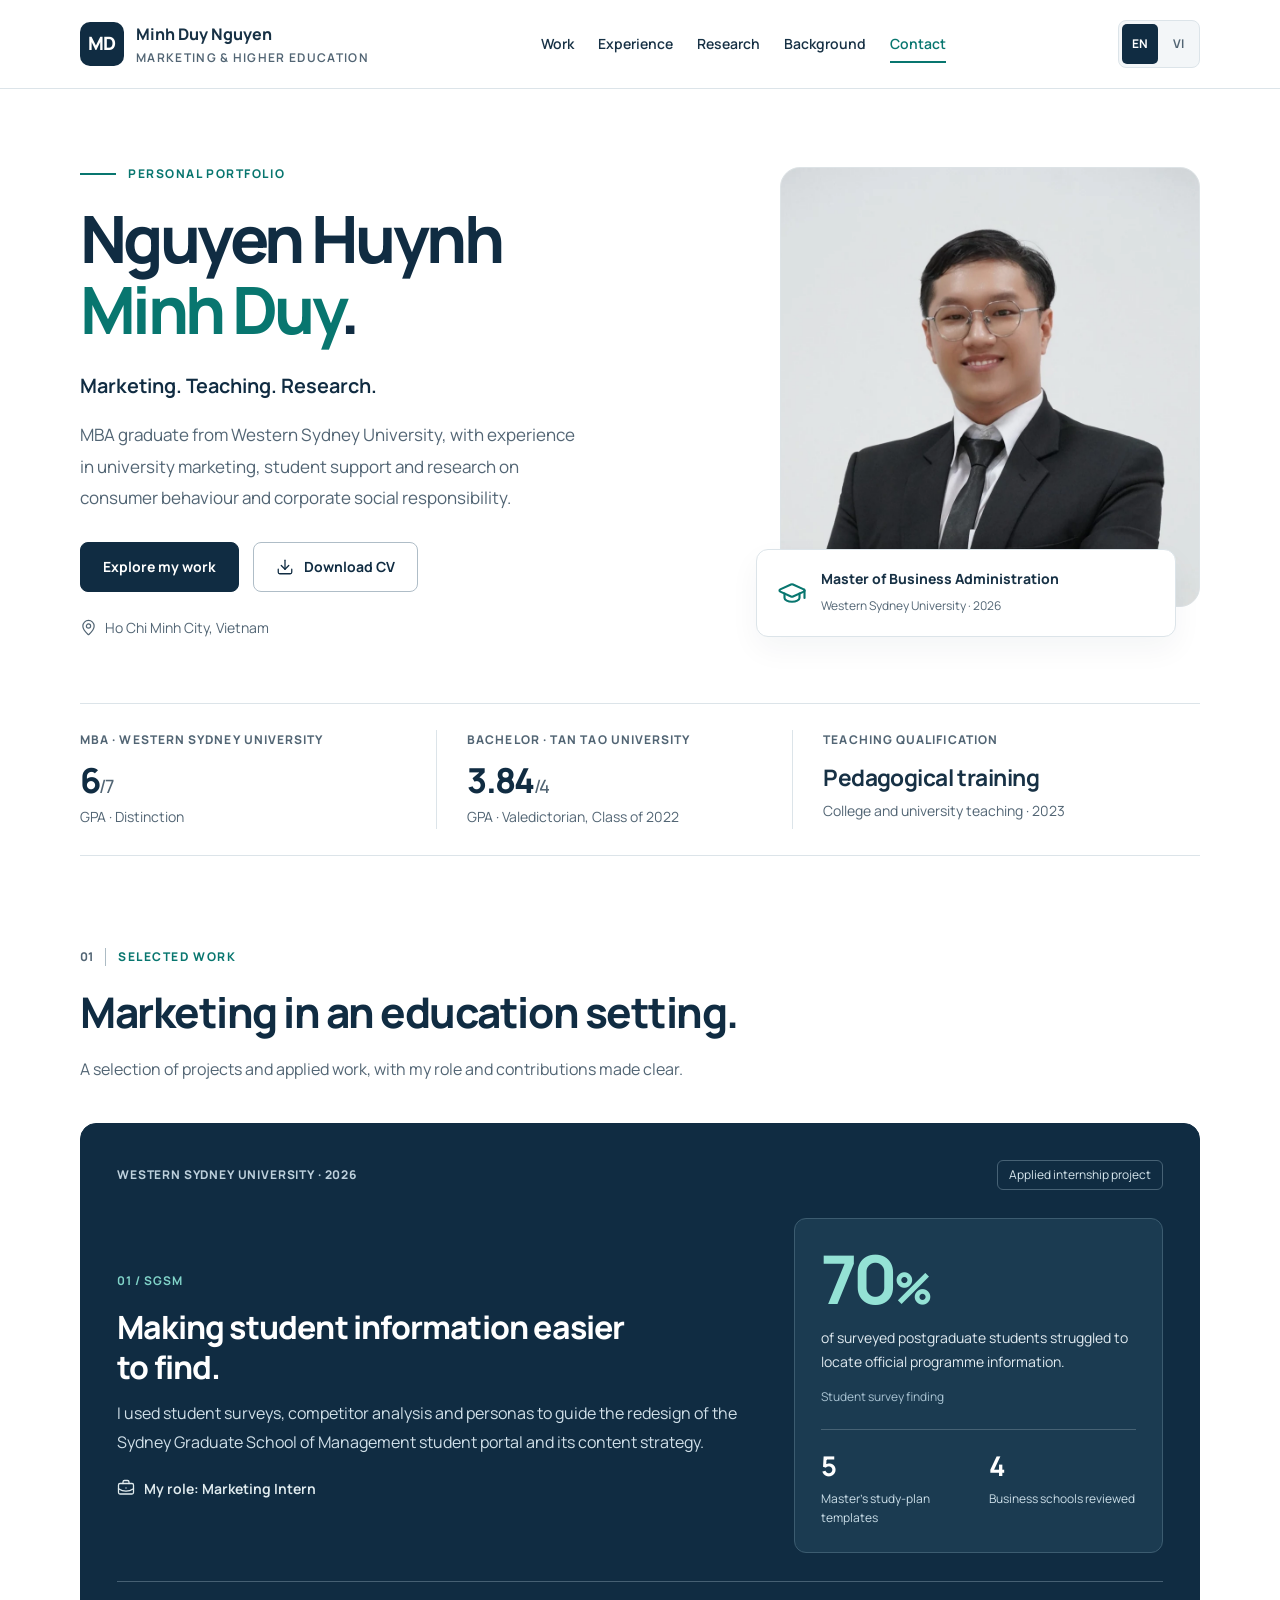
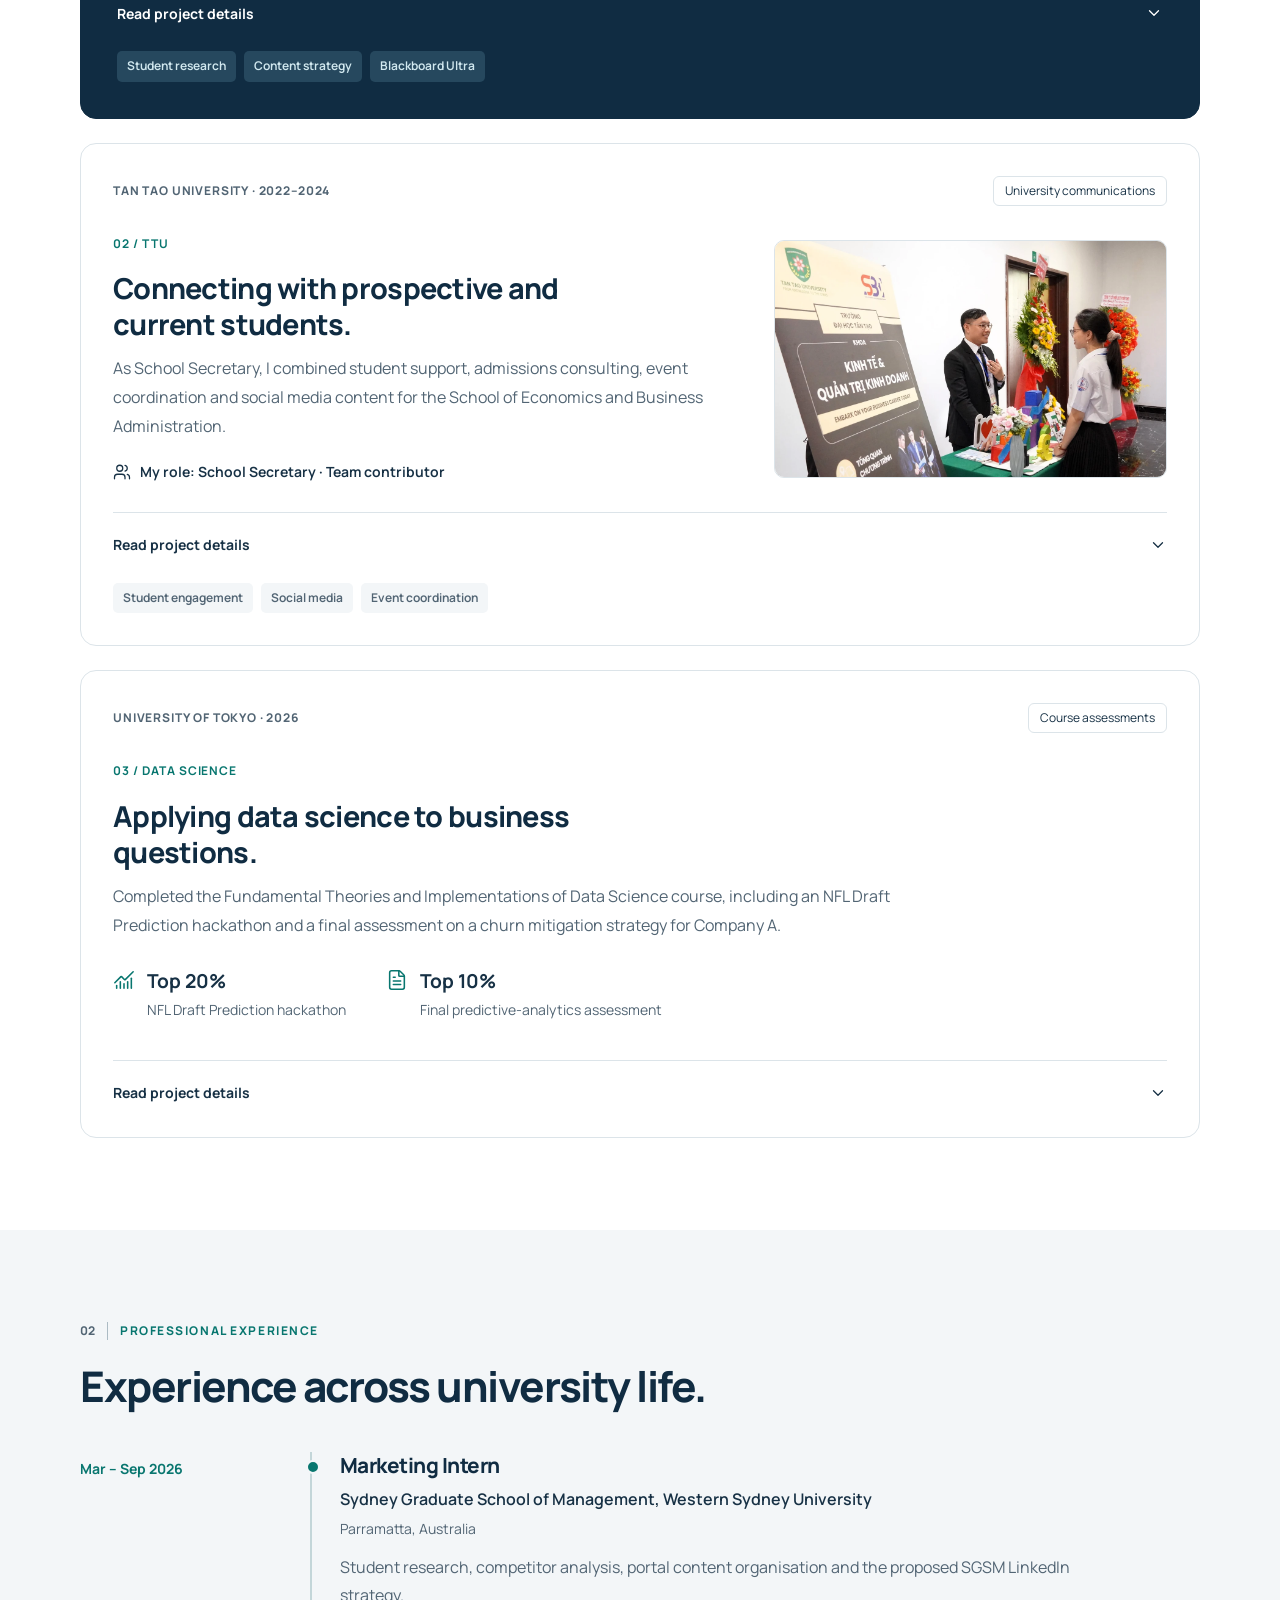
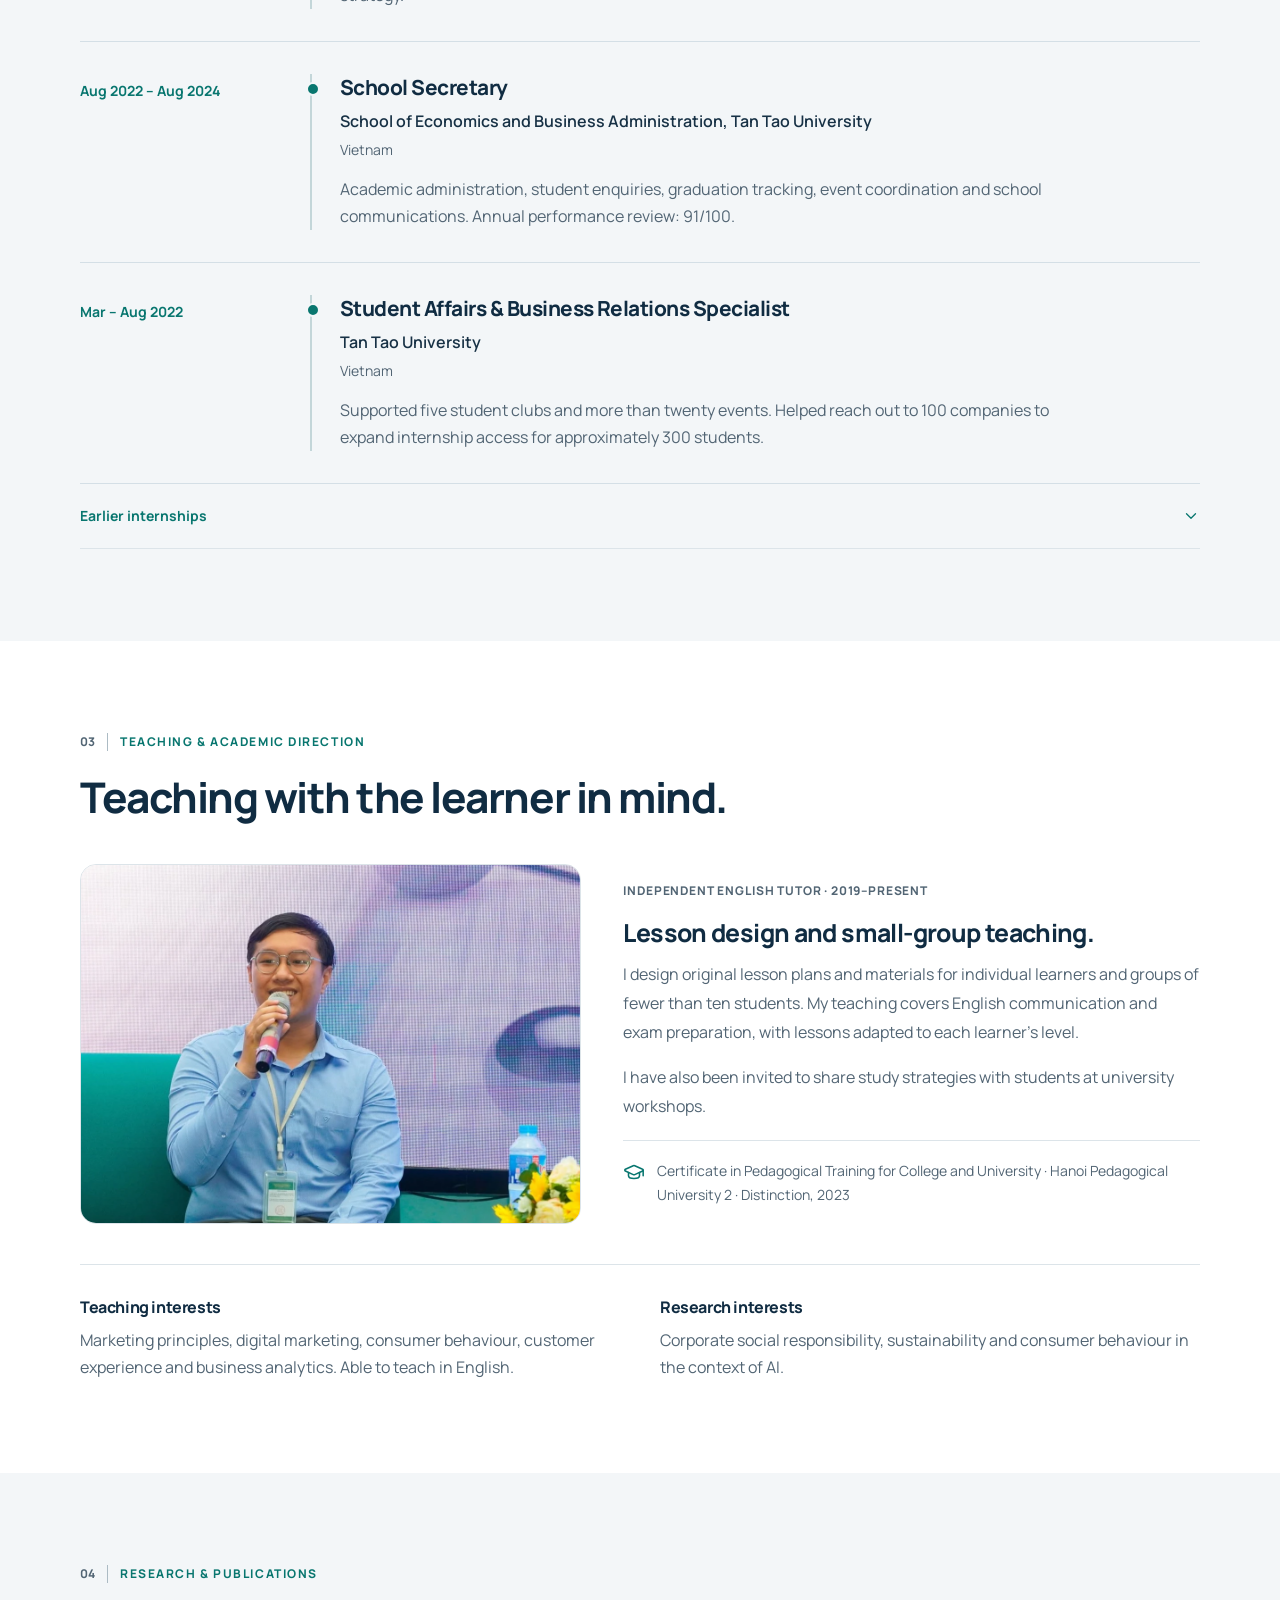
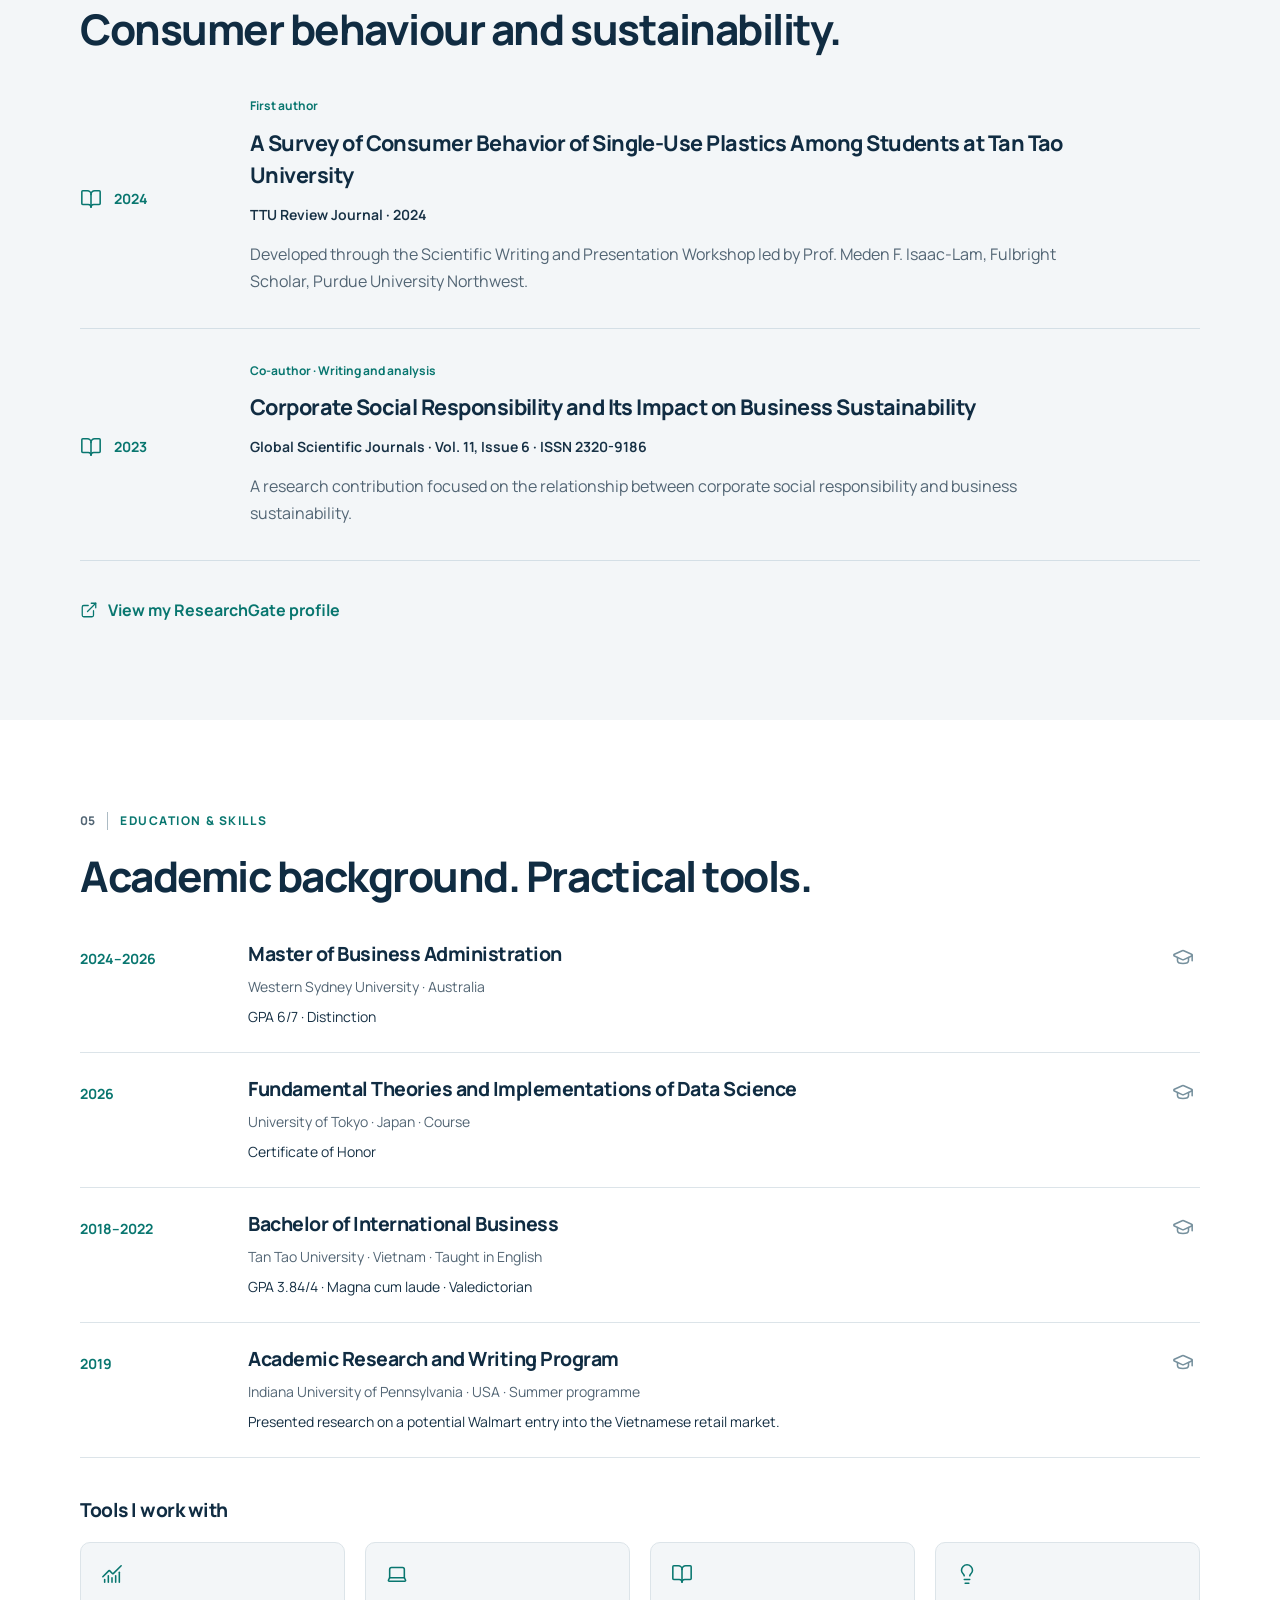
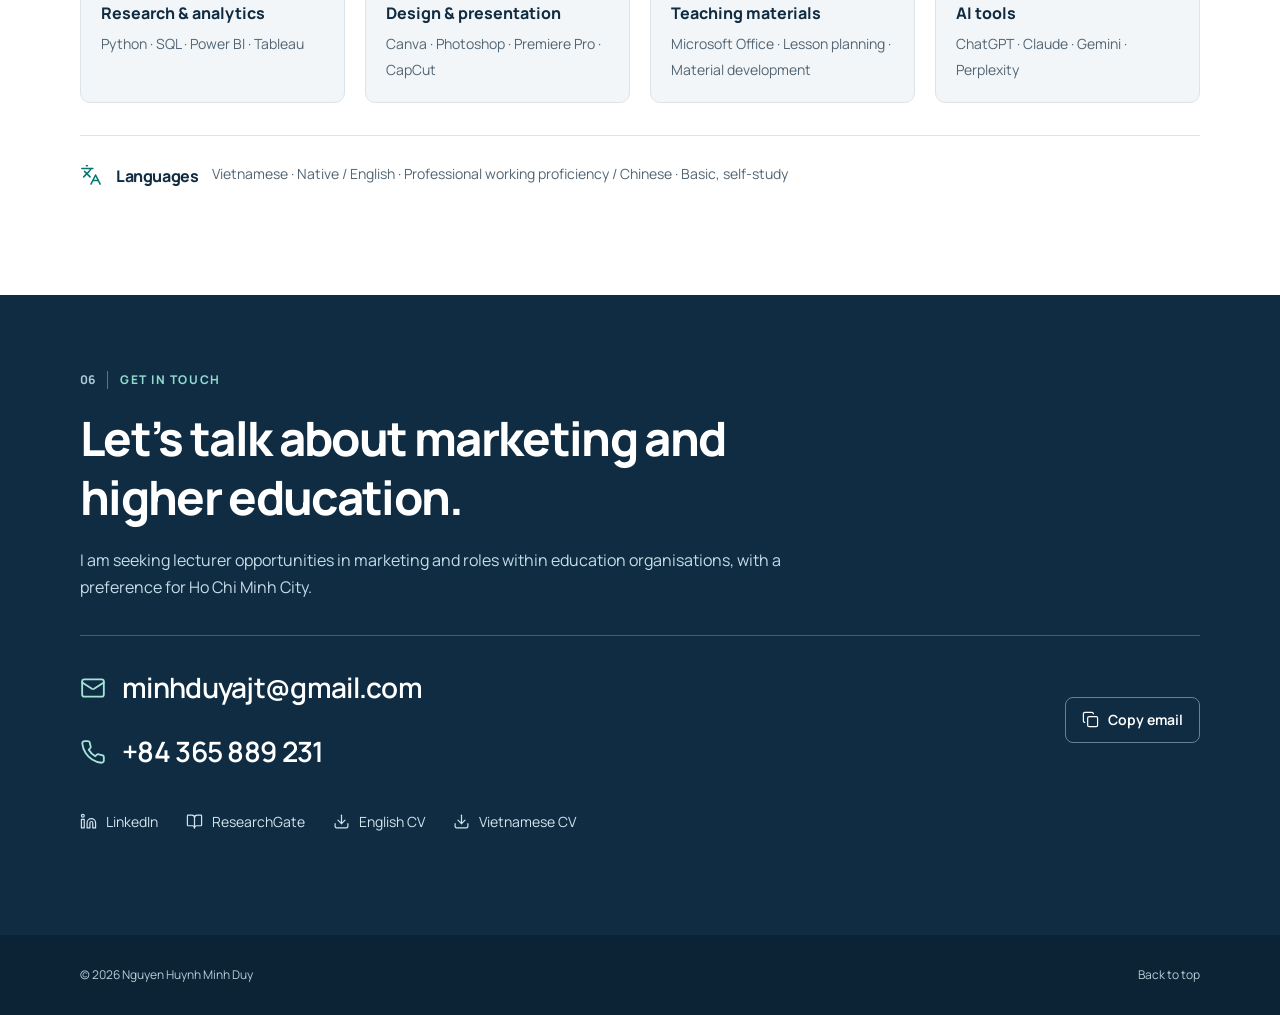
<file: index.html>
<!doctype html>
<html lang="en">
<head>
  <meta charset="UTF-8">
  <meta name="viewport" content="width=device-width, initial-scale=1">
  <meta name="theme-color" content="#102c42">
  <meta name="description" content="Nguyen Huynh Minh Duy — MBA graduate from Western Sydney University. Portfolio of university marketing, teaching experience and consumer research.">
  <meta property="og:type" content="website">
  <meta property="og:title" content="Nguyen Huynh Minh Duy | Marketing & Higher Education">
  <meta property="og:description" content="Selected work in university marketing, teaching and consumer research.">
  <title>Nguyen Huynh Minh Duy | Marketing & Higher Education</title>
  <link rel="icon" type="image/svg+xml" href="data:image/svg+xml,%3Csvg xmlns='http://www.w3.org/2000/svg' viewBox='0 0 64 64'%3E%3Crect width='64' height='64' rx='14' fill='%23102c42'/%3E%3Ctext x='32' y='41' text-anchor='middle' font-family='Arial,sans-serif' font-size='25' font-weight='700' fill='white'%3EMD%3C/text%3E%3C/svg%3E">
  <link rel="preload" href="assets/fonts/manrope-variable.ttf" as="font" type="font/ttf" crossorigin>
  <link rel="stylesheet" href="styles.css?v=20261002-cv3">
  <script src="translations.js?v=20261002-cv3" defer></script>
  <script src="app.js?v=20261002-cv3" defer></script>
</head>
<body>
<svg class="icon-definitions" aria-hidden="true" xmlns="http://www.w3.org/2000/svg"><defs><symbol id="icon-Phone" viewBox="0 0 24 24"><path d="M22 16.92v3a2 2 0 0 1-2.18 2 19.79 19.79 0 0 1-8.63-3.07 19.5 19.5 0 0 1-6-6 19.79 19.79 0 0 1-3.07-8.67A2 2 0 0 1 4.11 2h3a2 2 0 0 1 2 1.72c.13.96.36 1.9.69 2.79a2 2 0 0 1-.45 2.11L8.09 9.89a16 16 0 0 0 6 6l1.27-1.27a2 2 0 0 1 2.11-.45c.89.33 1.83.56 2.79.69A2 2 0 0 1 22 16.92z"/></symbol>
<symbol id="icon-Linkedin" viewBox="0 0 24 24"><path d="M16 8a6 6 0 0 1 6 6v7h-4v-7a2 2 0 0 0-4 0v7h-4v-7a6 6 0 0 1 6-6z"/><rect x="2" y="9" width="4" height="12"/><circle cx="4" cy="4" r="2"/></symbol>
<symbol id="icon-Mail" viewBox="0 0 24 24"><path d="m22 7-8.991 5.727a2 2 0 0 1-2.009 0L2 7"/><rect x="2" y="4" width="20" height="16" rx="2"/></symbol>
<symbol id="icon-Download" viewBox="0 0 24 24"><path d="M12 15V3"/><path d="M21 15v4a2 2 0 0 1-2 2H5a2 2 0 0 1-2-2v-4"/><path d="m7 10 5 5 5-5"/></symbol>
<symbol id="icon-GraduationCap" viewBox="0 0 24 24"><path d="M21.42 10.922a1 1 0 0 0-.019-1.838L12.83 5.18a2 2 0 0 0-1.66 0L2.6 9.08a1 1 0 0 0 0 1.832l8.57 3.908a2 2 0 0 0 1.66 0z"/><path d="M22 10v6"/><path d="M6 12.5V16a6 3 0 0 0 12 0v-3.5"/></symbol>
<symbol id="icon-BriefcaseBusiness" viewBox="0 0 24 24"><path d="M12 12h.01"/><path d="M16 6V4a2 2 0 0 0-2-2h-4a2 2 0 0 0-2 2v2"/><path d="M22 13a18.15 18.15 0 0 1-20 0"/><rect width="20" height="14" x="2" y="6" rx="2"/></symbol>
<symbol id="icon-BookOpen" viewBox="0 0 24 24"><path d="M12 7v14"/><path d="M3 18a1 1 0 0 1-1-1V4a1 1 0 0 1 1-1h5a4 4 0 0 1 4 4 4 4 0 0 1 4-4h5a1 1 0 0 1 1 1v13a1 1 0 0 1-1 1h-6a3 3 0 0 0-3 3 3 3 0 0 0-3-3z"/></symbol>
<symbol id="icon-Menu" viewBox="0 0 24 24"><path d="M4 5h16"/><path d="M4 12h16"/><path d="M4 19h16"/></symbol>
<symbol id="icon-X" viewBox="0 0 24 24"><path d="M18 6 6 18"/><path d="m6 6 12 12"/></symbol>
<symbol id="icon-ChevronDown" viewBox="0 0 24 24"><path d="m6 9 6 6 6-6"/></symbol>
<symbol id="icon-Copy" viewBox="0 0 24 24"><rect width="14" height="14" x="8" y="8" rx="2" ry="2"/><path d="M4 16c-1.1 0-2-.9-2-2V4c0-1.1.9-2 2-2h10c1.1 0 2 .9 2 2"/></symbol>
<symbol id="icon-Check" viewBox="0 0 24 24"><path d="M20 6 9 17l-5-5"/></symbol>
<symbol id="icon-MapPin" viewBox="0 0 24 24"><path d="M20 10c0 4.993-5.539 10.193-7.399 11.799a1 1 0 0 1-1.202 0C9.539 20.193 4 14.993 4 10a8 8 0 0 1 16 0"/><circle cx="12" cy="10" r="3"/></symbol>
<symbol id="icon-ExternalLink" viewBox="0 0 24 24"><path d="M15 3h6v6"/><path d="M10 14 21 3"/><path d="M18 13v6a2 2 0 0 1-2 2H5a2 2 0 0 1-2-2V8a2 2 0 0 1 2-2h6"/></symbol>
<symbol id="icon-Mic" viewBox="0 0 24 24"><path d="M12 19v3"/><path d="M19 10v2a7 7 0 0 1-14 0v-2"/><rect x="9" y="2" width="6" height="13" rx="3"/></symbol>
<symbol id="icon-ChartNoAxesCombined" viewBox="0 0 24 24"><path d="M12 16v5"/><path d="M16 14v7"/><path d="M20 10v11"/><path d="m22 3-8.646 8.646a.5.5 0 0 1-.708 0L9.354 8.354a.5.5 0 0 0-.707 0L2 15"/><path d="M4 18v3"/><path d="M8 14v7"/></symbol>
<symbol id="icon-Languages" viewBox="0 0 24 24"><path d="m5 8 6 6"/><path d="m4 14 6-6 2-3"/><path d="M2 5h12"/><path d="M7 2h1"/><path d="m22 22-5-10-5 10"/><path d="M14 18h6"/></symbol>
<symbol id="icon-FileText" viewBox="0 0 24 24"><path d="M6 22a2 2 0 0 1-2-2V4a2 2 0 0 1 2-2h8a2.4 2.4 0 0 1 1.704.706l3.588 3.588A2.4 2.4 0 0 1 20 8v12a2 2 0 0 1-2 2z"/><path d="M14 2v5a1 1 0 0 0 1 1h5"/><path d="M10 9H8"/><path d="M16 13H8"/><path d="M16 17H8"/></symbol>
<symbol id="icon-Laptop" viewBox="0 0 24 24"><path d="M18 5a2 2 0 0 1 2 2v8.526a2 2 0 0 0 .212.897l1.068 2.127a1 1 0 0 1-.9 1.45H3.62a1 1 0 0 1-.9-1.45l1.068-2.127A2 2 0 0 0 4 15.526V7a2 2 0 0 1 2-2z"/><path d="M20.054 15.987H3.946"/></symbol>
<symbol id="icon-Users" viewBox="0 0 24 24"><path d="M16 21v-2a4 4 0 0 0-4-4H6a4 4 0 0 0-4 4v2"/><path d="M16 3.128a4 4 0 0 1 0 7.744"/><path d="M22 21v-2a4 4 0 0 0-3-3.87"/><circle cx="9" cy="7" r="4"/></symbol>
<symbol id="icon-Lightbulb" viewBox="0 0 24 24"><path d="M15 14c.2-1 .7-1.7 1.5-2.5 1-.9 1.5-2.2 1.5-3.5A6 6 0 0 0 6 8c0 1 .2 2.2 1.5 3.5.7.7 1.3 1.5 1.5 2.5"/><path d="M9 18h6"/><path d="M10 22h4"/></symbol>
<symbol id="icon-CheckCheck" viewBox="0 0 24 24"><path d="M18 6 7 17l-5-5"/><path d="m22 10-7.5 7.5L13 16"/></symbol></defs></svg><a class="skip-link" href="#main"><span data-i18n="skip">Skip to content</span></a><header class="site-header" id="top"><div class="container header-inner">
<a class="brand" href="#top" aria-label="Nguyen Huynh Minh Duy — home"><span class="brand-mark">MD</span><span class="brand-text">Minh Duy Nguyen<small><span data-i18n="brandSub">MARKETING &amp; HIGHER EDUCATION</span></small></span></a>
<nav id="site-nav" class="site-nav" aria-label="Main navigation"><a href="#work"><span data-i18n="navWork">Work</span></a><a href="#experience"><span data-i18n="navExp">Experience</span></a><a href="#research"><span data-i18n="navResearch">Research</span></a><a href="#profile"><span data-i18n="navProfile">Background</span></a><a href="#contact"><span data-i18n="navContact">Contact</span></a></nav><div class="header-actions"><div class="language-switch" role="group" aria-label="Website language"><button type="button" data-language="en" aria-pressed="true">EN</button><button type="button" data-language="vi" aria-pressed="false">VI</button></div><button class="menu-toggle" type="button" aria-expanded="false" aria-controls="site-nav" aria-label="Open menu"><svg class="icon menu-open" aria-hidden="true" focusable="false"><use href="#icon-Menu"></use></svg><svg class="icon menu-close" aria-hidden="true" focusable="false"><use href="#icon-X"></use></svg></button></div></div></header><main id="main"><section class="hero container" aria-labelledby="hero-title"><div class="hero-copy"><p class="eyebrow hero-eyebrow"><span class="eyebrow-line"></span><span data-i18n="heroLabel">PERSONAL PORTFOLIO</span></p><h1 id="hero-title"><span data-i18n="nameFirst">Nguyen Huynh</span><br><span class="name-accent" data-i18n="nameSecond">Minh Duy</span><span class="name-period">.</span></h1><p data-i18n="heroRole" class="hero-role">Marketing. Teaching. Research.</p><p data-i18n="heroIntro" class="hero-intro">MBA graduate from Western Sydney University, with experience in university marketing, student support and research on consumer behaviour and corporate social responsibility.</p><div class="hero-actions"><a class="button button-primary" href="#work"><span data-i18n="viewWork">Explore my work</span></a><a class="button button-secondary resume-link" href="assets/documents/minh-duy-resume-en.pdf?v=20261002-cv3" data-cv-language="en" download="minh-duy-resume-en.pdf"><svg class="icon " aria-hidden="true" focusable="false"><use href="#icon-Download"></use></svg><span data-i18n="downloadCv">Download CV</span></a></div><p class="hero-location"><svg class="icon " aria-hidden="true" focusable="false"><use href="#icon-MapPin"></use></svg><span data-i18n="location">Ho Chi Minh City, Vietnam</span></p></div><div class="hero-visual"><picture class="hero-picture image-zoom"><source srcset="assets/images/portrait.webp" type="image/webp"><img src="assets/images/portrait.jpg" alt="Portrait of Nguyen Huynh Minh Duy in a suit" data-i18n-alt="portraitAlt" width="1000" height="1000" fetchpriority="high" decoding="async"></picture><div class="portrait-note"><svg class="icon " aria-hidden="true" focusable="false"><use href="#icon-GraduationCap"></use></svg><div><p data-i18n="portraitTitle">Master of Business Administration</p><span>Western Sydney University · 2026</span></div></div></div></section><div class="container credentials" aria-label="Academic credentials"><div><p data-i18n="cred1Label" class="credential-label">MBA · WESTERN SYDNEY UNIVERSITY</p><p class="credential-value">6<span>/7</span></p><p data-i18n="cred1Note" class="credential-note">GPA · Distinction</p></div><div><p data-i18n="cred2Label" class="credential-label">BACHELOR · TAN TAO UNIVERSITY</p><p class="credential-value">3.84<span>/4</span></p><p data-i18n="cred2Note" class="credential-note">GPA · Valedictorian, Class of 2022</p></div><div><p data-i18n="cred3Label" class="credential-label">TEACHING QUALIFICATION</p><p data-i18n="cred3Value" class="credential-text">Pedagogical training</p><p data-i18n="cred3Note" class="credential-note">College and university teaching · 2023</p></div></div><section class="section container" id="work" aria-labelledby="work-title"><div class="section-heading reveal"><p class="eyebrow"><span class="section-number">01</span><span data-i18n="workLabel">SELECTED WORK</span></p><h2 id="work-title" data-i18n="workTitle">Marketing in an education setting.</h2><p data-i18n="workDesc" class="section-intro">A selection of projects and applied work, with my role and contributions made clear.</p></div><article class="project project-featured reveal" id="sgsm-project"><div class="project-top"><p class="project-meta"><span data-i18n="sgsmMeta">WESTERN SYDNEY UNIVERSITY · 2026</span></p><span class="project-type"><span data-i18n="sgsmType">Applied internship project</span></span></div><div class="featured-content"><div><span class="project-index">01 / SGSM</span><h3 data-i18n="sgsmTitle">Making student information easier to find.</h3><p data-i18n="sgsmIntro" class="project-intro">I used student surveys, competitor analysis and personas to guide the redesign of the Sydney Graduate School of Management student portal and its content strategy.</p><p class="project-role"><svg class="icon " aria-hidden="true" focusable="false"><use href="#icon-BriefcaseBusiness"></use></svg><span data-i18n="sgsmRole">My role: Marketing Intern</span></p></div><div class="project-evidence"><div class="evidence-primary"><strong>70<span>%</span></strong><p data-i18n="sgsmFinding">of surveyed postgraduate students struggled to locate official programme information.</p><span data-i18n="sgsmEvidenceNote" class="evidence-note">Student survey finding</span></div><div class="evidence-secondary"><div><strong>5</strong><span data-i18n="sgsmFive">Master’s study-plan templates</span></div><div><strong>4</strong><span data-i18n="sgsmFour">Business schools reviewed</span></div></div></div></div><details class="project-details"><summary><span data-i18n="sgsmDetailToggle">Read project details</span><svg class="icon " aria-hidden="true" focusable="false"><use href="#icon-ChevronDown"></use></svg></summary><div class="details-body"><div class="detail-item"><h4 data-i18n="sgsmDetail0Head">The communication problem</h4><p data-i18n="sgsmDetail0Body">Programme information was spread across the website, email and Blackboard. Survey findings pointed to difficulty locating the official resources students needed.</p></div><div class="detail-item"><h4 data-i18n="sgsmDetail1Head">My contribution</h4><p data-i18n="sgsmDetail1Body">Conducted student research and compared AGSM, the University of Sydney, Macquarie and UTS. Developed personas, reorganised Blackboard Ultra navigation and resource folders, and produced study-plan templates for five Master’s programmes.</p></div><div class="detail-item"><h4 data-i18n="sgsmDetail2Head">Content and handover</h4><p data-i18n="sgsmDetail2Body">Authored academic content and event recaps, proposed a launch and content strategy for the official SGSM LinkedIn channel, and presented the final strategic proposal to the client supervisor and SGSM leadership.</p></div></div></details><div class="project-tags"><span data-i18n="sgsmTag1">Student research</span><span data-i18n="sgsmTag2">Content strategy</span><span>Blackboard Ultra</span></div></article><article class="project project-standard reveal"><div class="project-top"><p class="project-meta"><span data-i18n="ttuMeta">TAN TAO UNIVERSITY · 2022–2024</span></p><span class="project-type"><span data-i18n="ttuType">University communications</span></span></div><div class="project-with-image"><div><span class="project-index">02 / TTU</span><h3 data-i18n="ttuTitle">Connecting with prospective and current students.</h3><p data-i18n="ttuIntro" class="project-intro">As School Secretary, I combined student support, admissions consulting, event coordination and social media content for the School of Economics and Business Administration.</p><p class="project-role"><svg class="icon " aria-hidden="true" focusable="false"><use href="#icon-Users"></use></svg><span data-i18n="ttuRole">My role: School Secretary · Team contributor</span></p></div><picture class="project-picture image-zoom"><source srcset="assets/images/university-outreach.webp" type="image/webp"><img src="assets/images/university-outreach.jpg" alt="Nguyen Huynh Minh Duy speaking with a visitor at the Tan Tao University admissions booth" data-i18n-alt="outreachAlt" width="1280" height="851" loading="lazy" decoding="async"></picture></div><details class="project-details"><summary><span data-i18n="ttuDetailToggle">Read project details</span><svg class="icon " aria-hidden="true" focusable="false"><use href="#icon-ChevronDown"></use></svg></summary><div class="details-body"><div class="detail-item"><h4 data-i18n="ttuDetail0Head">Student support and events</h4><p data-i18n="ttuDetail0Body">Managed graduation-status tracking and course-registration support. Coordinated orientation, admissions sessions, expert talks and research seminars, and supported Vietnamese-to-English translation of school documents.</p></div><div class="detail-item"><h4 data-i18n="ttuDetail1Head">Social media contribution</h4><p data-i18n="ttuDetail1Body">Co-managed the SEB Facebook page within a year-long content plan. The page reached 7,000 followers by the end of my tenure, reflecting the cumulative work of the team.</p></div></div></details><div class="project-tags"><span data-i18n="ttuTag1">Student engagement</span><span data-i18n="ttuTag2">Social media</span><span data-i18n="ttuTag3">Event coordination</span></div></article><article class="project project-standard project-compact reveal"><div class="project-top"><p class="project-meta"><span data-i18n="dataMeta">UNIVERSITY OF TOKYO · 2026</span></p><span class="project-type"><span data-i18n="dataType">Course assessments</span></span></div><span class="project-index">03 / DATA SCIENCE</span><h3 data-i18n="dataTitle">Applying data science to business questions.</h3><p data-i18n="dataIntro" class="project-intro">Completed the Fundamental Theories and Implementations of Data Science course, including an NFL Draft Prediction hackathon and a final assessment on a churn mitigation strategy for Company A.</p><div class="course-results"><div><svg class="icon " aria-hidden="true" focusable="false"><use href="#icon-ChartNoAxesCombined"></use></svg><p><strong>Top 20%</strong><span data-i18n="dataHackathon">NFL Draft Prediction hackathon</span></p></div><div><svg class="icon " aria-hidden="true" focusable="false"><use href="#icon-FileText"></use></svg><p><strong>Top 10%</strong><span data-i18n="dataFinal">Final predictive-analytics assessment</span></p></div></div><details class="project-details"><summary><span data-i18n="dataDetailToggle">Read project details</span><svg class="icon " aria-hidden="true" focusable="false"><use href="#icon-ChevronDown"></use></svg></summary><div class="details-body"><div class="detail-item"><h4 data-i18n="dataDetail0Head">Hackathon</h4><p data-i18n="dataDetail0Body">National Football League Draft Prediction — completed in the top 20% highest grade.</p></div><div class="detail-item"><h4 data-i18n="dataDetail1Head">Final assessment</h4><p data-i18n="dataDetail1Body">Predictive Revenue Protection: A Data-Driven Churn Mitigation Strategy for Company A — completed in the top 10% highest grade. Received a Certificate of Honor for the course.</p></div></div></details></article></section><section class="section section-tinted" id="experience" aria-labelledby="experience-title"><div class="container"><div class="section-heading reveal"><p class="eyebrow"><span class="section-number">02</span><span data-i18n="experienceLabel">PROFESSIONAL EXPERIENCE</span></p><h2 id="experience-title" data-i18n="experienceTitle">Experience across university life.</h2></div><div class="timeline"><article class="timeline-entry reveal"><div class="timeline-date"><p data-i18n="internDate">Mar – Sep 2026</p></div><div class="timeline-content"><h3 data-i18n="internTitle">Marketing Intern</h3><p data-i18n="internOrg" class="organisation">Sydney Graduate School of Management, Western Sydney University</p><p data-i18n="internLoc" class="entry-location">Parramatta, Australia</p><p data-i18n="internDesc" class="entry-description">Student research, competitor analysis, portal content organisation and the proposed SGSM LinkedIn strategy.</p></div></article><article class="timeline-entry reveal"><div class="timeline-date"><p data-i18n="secretaryDate">Aug 2022 – Aug 2024</p></div><div class="timeline-content"><h3 data-i18n="secretaryTitle">School Secretary</h3><p data-i18n="secretaryOrg" class="organisation">School of Economics and Business Administration, Tan Tao University</p><p data-i18n="secretaryLoc" class="entry-location">Vietnam</p><p data-i18n="secretaryDesc" class="entry-description">Academic administration, student enquiries, graduation tracking, event coordination and school communications. Annual performance review: 91/100.</p></div></article><article class="timeline-entry reveal"><div class="timeline-date"><p data-i18n="affairsDate">Mar – Aug 2022</p></div><div class="timeline-content"><h3 data-i18n="affairsTitle">Student Affairs &amp; Business Relations Specialist</h3><p data-i18n="affairsOrg" class="organisation">Tan Tao University</p><p data-i18n="affairsLoc" class="entry-location">Vietnam</p><p data-i18n="affairsDesc" class="entry-description">Supported five student clubs and more than twenty events. Helped reach out to 100 companies to expand internship access for approximately 300 students.</p></div></article></div><details class="earlier-experience reveal"><summary><span data-i18n="earlier">Earlier internships</span><svg class="icon " aria-hidden="true" focusable="false"><use href="#icon-ChevronDown"></use></svg></summary><div class="earlier-list"><div><h3 data-i18n="salesTitle">Sales Intern · Cay Xanh Cong Minh Co., Ltd</h3><span>2021</span><p data-i18n="salesDesc">Supported bidding and settlement dossiers, budget tracking and site-progress documentation for public greenery projects.</p></div><div><h3 data-i18n="officeTitle">Office Intern · Office of Representative Jim Struzzi</h3><span>2019 · Pennsylvania, USA</span><p data-i18n="officeDesc">Supported document organisation, collected constituent comments and observed local council meetings during the US summer programme.</p></div></div></details></div></section><section class="section container teaching-section" id="teaching" aria-labelledby="teaching-title"><div class="section-heading reveal"><p class="eyebrow"><span class="section-number">03</span><span data-i18n="teachingLabel">TEACHING &amp; ACADEMIC DIRECTION</span></p><h2 id="teaching-title" data-i18n="teachingTitle">Teaching with the learner in mind.</h2></div><div class="teaching-layout reveal"><picture class="teaching-picture image-zoom"><source srcset="assets/images/speaking.webp" type="image/webp"><img src="assets/images/speaking.jpg" alt="Nguyen Huynh Minh Duy speaking into a microphone in front of an audience" data-i18n-alt="speakingAlt" width="1200" height="802" loading="lazy" decoding="async"></picture><div class="teaching-copy"><p class="project-meta"><span data-i18n="tutorDate">INDEPENDENT ENGLISH TUTOR · 2019–PRESENT</span></p><h3 data-i18n="tutorTitle">Lesson design and small-group teaching.</h3><p data-i18n="tutorDesc">I design original lesson plans and materials for individual learners and groups of fewer than ten students. My teaching covers English communication and exam preparation, with lessons adapted to each learner’s level.</p><p data-i18n="tutorGuest">I have also been invited to share study strategies with students at university workshops.</p><div class="teaching-note"><svg class="icon " aria-hidden="true" focusable="false"><use href="#icon-GraduationCap"></use></svg><p data-i18n="tutorQualification">Certificate in Pedagogical Training for College and University · Hanoi Pedagogical University 2 · Distinction, 2023</p></div></div></div><div class="interest-row reveal"><div><h3 data-i18n="teachingInterests">Teaching interests</h3><p data-i18n="teachingInterestsDesc">Marketing principles, digital marketing, consumer behaviour, customer experience and business analytics. Able to teach in English.</p></div><div><h3 data-i18n="researchInterests">Research interests</h3><p data-i18n="researchInterestsDesc">Corporate social responsibility, sustainability and consumer behaviour in the context of AI.</p></div></div></section><section class="section section-tinted" id="research" aria-labelledby="research-title"><div class="container"><div class="section-heading reveal"><p class="eyebrow"><span class="section-number">04</span><span data-i18n="researchLabel">RESEARCH &amp; PUBLICATIONS</span></p><h2 id="research-title" data-i18n="researchTitle">Consumer behaviour and sustainability.</h2></div><div class="publications"><article class="publication reveal"><div class="publication-year"><svg class="icon " aria-hidden="true" focusable="false"><use href="#icon-BookOpen"></use></svg><span>2024</span></div><div class="publication-content"><p data-i18n="plasticRole" class="publication-role">First author</p><h3 data-i18n="plasticTitle">A Survey of Consumer Behavior of Single-Use Plastics Among Students at Tan Tao University</h3><p data-i18n="plasticJournal" class="publication-journal">TTU Review Journal · 2024</p><p data-i18n="plasticDesc" class="publication-description">Developed through the Scientific Writing and Presentation Workshop led by Prof. Meden F. Isaac-Lam, Fulbright Scholar, Purdue University Northwest.</p></div></article><article class="publication reveal"><div class="publication-year"><svg class="icon " aria-hidden="true" focusable="false"><use href="#icon-BookOpen"></use></svg><span>2023</span></div><div class="publication-content"><p data-i18n="csrRole" class="publication-role">Co-author · Writing and analysis</p><h3 data-i18n="csrTitle">Corporate Social Responsibility and Its Impact on Business Sustainability</h3><p data-i18n="csrJournal" class="publication-journal">Global Scientific Journals · Vol. 11, Issue 6 · ISSN 2320-9186</p><p data-i18n="csrDesc" class="publication-description">A research contribution focused on the relationship between corporate social responsibility and business sustainability.</p></div></article></div><a class="text-link" href="https://www.researchgate.net/profile/Duy-Nguyen-357" target="_blank" rel="noopener noreferrer"><svg class="icon " aria-hidden="true" focusable="false"><use href="#icon-ExternalLink"></use></svg><span data-i18n="researchLink">View my ResearchGate profile</span></a></div></section><section class="section container" id="profile" aria-labelledby="profile-title"><div class="section-heading reveal"><p class="eyebrow"><span class="section-number">05</span><span data-i18n="profileLabel">EDUCATION &amp; SKILLS</span></p><h2 id="profile-title" data-i18n="profileTitle">Academic background. Practical tools.</h2></div><div class="education-list"><article class="education-entry reveal"><div class="education-date">2024–2026</div><div><h3 data-i18n="mbaEduTitle">Master of Business Administration</h3><p data-i18n="mbaEduOrg">Western Sydney University · Australia</p><p data-i18n="mbaEduNote" class="education-note">GPA 6/7 · Distinction</p></div><svg class="icon " aria-hidden="true" focusable="false"><use href="#icon-GraduationCap"></use></svg></article><article class="education-entry reveal"><div class="education-date">2026</div><div><h3 data-i18n="tokyoEduTitle">Fundamental Theories and Implementations of Data Science</h3><p data-i18n="tokyoEduOrg">University of Tokyo · Japan · Course</p><p data-i18n="tokyoEduNote" class="education-note">Certificate of Honor</p></div><svg class="icon " aria-hidden="true" focusable="false"><use href="#icon-GraduationCap"></use></svg></article><article class="education-entry reveal"><div class="education-date">2018–2022</div><div><h3 data-i18n="bachelorEduTitle">Bachelor of International Business</h3><p data-i18n="bachelorEduOrg">Tan Tao University · Vietnam · Taught in English</p><p data-i18n="bachelorEduNote" class="education-note">GPA 3.84/4 · Magna cum laude · Valedictorian</p></div><svg class="icon " aria-hidden="true" focusable="false"><use href="#icon-GraduationCap"></use></svg></article><article class="education-entry reveal"><div class="education-date">2019</div><div><h3 data-i18n="iupEduTitle">Academic Research and Writing Program</h3><p data-i18n="iupEduOrg">Indiana University of Pennsylvania · USA · Summer programme</p><p data-i18n="iupEduNote" class="education-note">Presented research on a potential Walmart entry into the Vietnamese retail market.</p></div><svg class="icon " aria-hidden="true" focusable="false"><use href="#icon-GraduationCap"></use></svg></article></div><div class="skills-header reveal"><h3 data-i18n="skillsTitle">Tools I work with</h3></div><div class="skills-grid reveal"><div class="skill-group"><svg class="icon " aria-hidden="true" focusable="false"><use href="#icon-ChartNoAxesCombined"></use></svg><h4 data-i18n="analyticsSkillTitle">Research &amp; analytics</h4><p data-i18n="analyticsSkillDesc">Python · SQL · Power BI · Tableau</p></div><div class="skill-group"><svg class="icon " aria-hidden="true" focusable="false"><use href="#icon-Laptop"></use></svg><h4 data-i18n="designSkillTitle">Design &amp; presentation</h4><p data-i18n="designSkillDesc">Canva · Photoshop · Premiere Pro · CapCut</p></div><div class="skill-group"><svg class="icon " aria-hidden="true" focusable="false"><use href="#icon-BookOpen"></use></svg><h4 data-i18n="instructionSkillTitle">Teaching materials</h4><p data-i18n="instructionSkillDesc">Microsoft Office · Lesson planning · Material development</p></div><div class="skill-group"><svg class="icon " aria-hidden="true" focusable="false"><use href="#icon-Lightbulb"></use></svg><h4 data-i18n="aiSkillTitle">AI tools</h4><p data-i18n="aiSkillDesc">ChatGPT · Claude · Gemini · Perplexity</p></div></div><div class="languages-row reveal"><svg class="icon " aria-hidden="true" focusable="false"><use href="#icon-Languages"></use></svg><h3 data-i18n="langTitle">Languages</h3><p data-i18n="langDesc">Vietnamese · Native / English · Professional working proficiency / Chinese · Basic, self-study</p></div></section><section class="contact-section" id="contact" aria-labelledby="contact-title"><div class="container"><div class="contact-top reveal"><p class="eyebrow"><span class="section-number">06</span><span data-i18n="contactLabel">GET IN TOUCH</span></p><h2 id="contact-title" data-i18n="contactTitle">Let’s talk about marketing and higher education.</h2><p data-i18n="contactDesc" class="contact-description">I am seeking lecturer opportunities in marketing and roles within education organisations, with a preference for Ho Chi Minh City.</p></div><div class="contact-main reveal"><div class="contact-addresses"><a class="contact-email" href="mailto:minhduyajt@gmail.com"><svg class="icon " aria-hidden="true" focusable="false"><use href="#icon-Mail"></use></svg><span>minhduyajt@gmail.com</span></a><a class="contact-phone" href="tel:+84365889231"><svg class="icon" aria-hidden="true" focusable="false"><use href="#icon-Phone"></use></svg><span class="visually-hidden" data-i18n="phoneLabel">Phone: </span><span>+84 365 889 231</span></a></div><button class="copy-email" type="button"><svg class="icon " aria-hidden="true" focusable="false"><use href="#icon-Copy"></use></svg><span data-i18n="copyEmail">Copy email</span></button></div><div class="contact-links reveal"><a href="https://www.linkedin.com/in/huynhminhduynguyen" target="_blank" rel="noopener noreferrer"><svg class="icon " aria-hidden="true" focusable="false"><use href="#icon-Linkedin"></use></svg>LinkedIn</a><a href="https://www.researchgate.net/profile/Duy-Nguyen-357" target="_blank" rel="noopener noreferrer"><svg class="icon " aria-hidden="true" focusable="false"><use href="#icon-BookOpen"></use></svg>ResearchGate</a><a href="assets/documents/minh-duy-resume-en.pdf?v=20261002-cv3" data-cv-language="en" download="minh-duy-resume-en.pdf"><svg class="icon " aria-hidden="true" focusable="false"><use href="#icon-Download"></use></svg><span data-i18n="cvEnglish">English CV</span></a><a href="assets/documents/minh-duy-resume-vi.pdf?v=20261002-cv3" data-cv-language="vi" download="minh-duy-resume-vi.pdf"><svg class="icon " aria-hidden="true" focusable="false"><use href="#icon-Download"></use></svg><span data-i18n="cvVietnamese">Vietnamese CV</span></a></div><p class="copy-status" role="status" aria-live="polite"></p></div></section></main><footer class="site-footer"><div class="container footer-inner"><p>© <span id="current-year">2026</span> Nguyen Huynh Minh Duy</p><a href="#top"><span data-i18n="backTop">Back to top</span></a></div></footer></body></html>
</file>
<file: styles.css>
@font-face{font-family:Manrope;src:url('assets/fonts/manrope-variable.ttf') format('truetype');font-style:normal;font-weight:200 800;font-display:swap}
:root{--navy:#102c42;--teal:#08766f;--teal-dark:#075f59;--ink:#173145;--muted:#526574;--paper:#fff;--tint:#f3f6f8;--line:#dce4e9;--font:'Manrope',Arial,sans-serif;--radius:16px;--header:88px}
*{box-sizing:border-box}html{scroll-behavior:smooth;scroll-padding-top:calc(var(--header) + 24px)}body{margin:0;background:var(--paper);color:var(--ink);font-family:var(--font);font-size:1rem;line-height:1.7;-webkit-font-smoothing:antialiased}button,a{-webkit-tap-highlight-color:transparent}a{color:inherit;text-decoration:none}button{font:inherit;cursor:pointer}img{display:block;width:100%;height:100%;object-fit:cover}picture{display:block}p,h1,h2,h3,h4{margin-top:0}p{margin-bottom:1rem}h1,h2,h3,h4{color:var(--navy);font-weight:750;line-height:1.25}h2{font-size:clamp(1.9rem,3.3vw,2.7rem);letter-spacing:-.035em;margin-bottom:18px}h3{font-size:1.4rem;letter-spacing:-.025em;margin-bottom:12px}h4{font-size:1.03rem;margin-bottom:8px}a,button,summary{touch-action:manipulation}a:focus-visible,button:focus-visible,summary:focus-visible{outline:3px solid #25aaa1;outline-offset:5px;border-radius:4px}::selection{background:#bfe6e1;color:var(--navy)}.container{width:min(1120px,calc(100% - 96px));margin-inline:auto}.icon{width:22px;height:22px;flex:none;fill:none;stroke:currentColor;stroke-width:1.7;stroke-linecap:round;stroke-linejoin:round;vertical-align:middle}.icon-definitions{position:absolute;width:0;height:0;overflow:hidden}.skip-link{position:fixed;left:18px;top:14px;transform:translateY(-160%);z-index:100;background:var(--navy);color:white;padding:10px 18px;border-radius:8px}.skip-link:focus{transform:none}.site-header{position:sticky;top:0;z-index:30;background:rgba(255,255,255,.97);border-bottom:1px solid var(--line);backdrop-filter:blur(12px)}.header-inner{display:flex;align-items:center;justify-content:space-between;gap:24px;min-height:var(--header)}.brand{display:flex;align-items:center;gap:12px;flex:none}.brand-mark{display:grid;place-items:center;letter-spacing:-.05em;font-size:1.15rem;font-weight:800;color:white;background:var(--navy);height:44px;width:44px;border-radius:10px}.brand-text{font-size:1rem;font-weight:750;line-height:1.25}.brand-text small{display:block;margin-top:6px;font-size:.75rem;letter-spacing:.11em;font-weight:650;color:var(--muted)}.site-nav{display:flex;align-items:center;gap:24px}.site-nav a{position:relative;padding:12px 0;font-size:.875rem;font-weight:600;white-space:nowrap}.site-nav a::after{content:'';position:absolute;bottom:5px;left:0;right:0;height:2px;background:var(--teal);transform:scaleX(0);transition:transform .2s}.site-nav a:hover,.site-nav a[aria-current]{color:var(--teal)}.site-nav a:hover::after,.site-nav a[aria-current]::after{transform:scaleX(1)}.header-actions{display:flex;align-items:center;gap:12px}.language-switch{display:none;padding:3px;border:1px solid var(--line);border-radius:8px;background:var(--tint);gap:2px}.js .language-switch{display:flex}.language-switch button{border:0;background:transparent;border-radius:5px;font-size:.75rem;font-weight:700;min-width:34px;min-height:32px;color:var(--muted)}.language-switch button[aria-pressed=true]{background:var(--navy);color:white}.menu-toggle{display:none;border:1px solid var(--line);background:white;border-radius:8px;width:42px;height:42px;align-items:center;justify-content:center}.menu-close{display:none}.menu-toggle[aria-expanded=true] .menu-open{display:none}.menu-toggle[aria-expanded=true] .menu-close{display:block}
.hero{display:grid;grid-template-columns:minmax(0,1.35fr) minmax(0,.9fr);align-items:center;gap:70px;padding-top:76px;padding-bottom:64px}.eyebrow{display:flex;align-items:center;gap:12px;font-size:.75rem;font-weight:750;letter-spacing:.13em;line-height:1.5;color:var(--teal);margin-bottom:20px}.eyebrow-line{display:block;height:2px;width:36px;background:var(--teal)}.hero h1{font-size:clamp(2.9rem,5.1vw,4.4rem);letter-spacing:-.055em;line-height:1.09;margin-bottom:24px}.name-accent{color:var(--teal)}.name-period{color:var(--navy)}.hero-role{font-size:1.24rem;font-weight:650;color:var(--navy);margin-bottom:16px}.hero-intro{color:var(--muted);font-size:1.065rem;line-height:1.85;max-width:51ch;margin-bottom:28px}.hero-actions{display:flex;align-items:center;gap:14px;flex-wrap:wrap}.button{display:inline-flex;align-items:center;justify-content:center;gap:10px;min-height:50px;padding:12px 22px;font-size:.875rem;font-weight:700;line-height:1.5;border-radius:8px;transition:background .2s,box-shadow .2s,transform .2s}.button-primary{background:var(--navy);color:white;border:1px solid var(--navy)}.button-primary:hover{background:var(--teal-dark);border-color:var(--teal-dark);box-shadow:0 4px 15px #17314518}.button-secondary{background:white;border:1px solid #afbdc7;color:var(--navy)}.button-secondary:hover{background:var(--tint)}.button .icon{width:18px;height:18px}.hero-location{display:flex;align-items:center;gap:8px;color:var(--muted);font-size:.875rem;margin-top:24px;margin-bottom:0}.hero-location .icon{width:17px;height:17px}.hero-visual{position:relative;padding:0 0 30px 0}.hero-picture{height:440px;border-radius:20px;overflow:hidden;background:#e3e5e6;border:1px solid #dde3e6}.hero-picture img{object-position:center 30%}.image-zoom{overflow:hidden}.image-zoom img{transition:transform .6s cubic-bezier(.2,.75,.2,1)}.portrait-note{position:absolute;left:-24px;right:24px;bottom:0;display:flex;align-items:center;gap:14px;background:white;border:1px solid var(--line);border-radius:12px;padding:18px 20px;box-shadow:0 12px 30px #102c420c}.portrait-note>.icon{color:var(--teal);width:30px;height:30px}.portrait-note p{font-size:.875rem;font-weight:750;line-height:1.5;margin-bottom:2px}.portrait-note span{font-size:.75rem;color:var(--muted)}.credentials{display:grid;grid-template-columns:1fr 1fr 1.25fr;border-top:1px solid var(--line);border-bottom:1px solid var(--line);padding:26px 0;gap:30px}.credentials>div+div{border-left:1px solid var(--line);padding-left:30px}.credential-label{font-size:.75rem;font-weight:750;letter-spacing:.09em;color:var(--muted);margin-bottom:8px}.credential-value{font-size:2.15rem;font-weight:750;line-height:1.2;letter-spacing:-.045em;color:var(--navy);margin-bottom:6px}.credential-value span{font-size:1.15rem;color:var(--muted);font-weight:500}.credential-text{font-size:1.42rem;font-weight:700;line-height:1.3;margin:12px 0 8px;letter-spacing:-.025em}.credential-note{font-size:.875rem;color:var(--muted);line-height:1.6;margin:0}
.section{padding-top:92px;padding-bottom:92px}.section-tinted{background:var(--tint)}.section-heading{margin-bottom:40px;max-width:780px}.section-number{color:var(--muted);font-size:.75rem;letter-spacing:0;border-right:1px solid #acbbc4;padding-right:12px}.section-intro{color:var(--muted);max-width:67ch;margin:0}.project{border:1px solid var(--line);border-radius:var(--radius);padding:32px;margin-bottom:24px;overflow:hidden}.project:last-child{margin-bottom:0}.project-top{display:flex;align-items:center;justify-content:space-between;gap:20px;margin-bottom:28px}.project-meta{font-size:.75rem;letter-spacing:.07em;color:var(--muted);font-weight:750;margin:0}.project-type{font-size:.75rem;line-height:1.5;padding:5px 11px;border:1px solid var(--line);border-radius:6px;white-space:nowrap}.project-index{display:block;font-size:.75rem;font-weight:700;letter-spacing:.08em;color:var(--teal);margin-bottom:16px}.project h3{font-size:1.8rem;max-width:25ch}.project-intro{color:var(--muted);max-width:65ch;line-height:1.8}.project-role{display:flex;align-items:center;gap:9px;font-size:.875rem;font-weight:650;margin:20px 0 0}.project-role .icon{width:18px;height:18px}.project-featured{background:var(--navy);color:white;border-color:var(--navy);padding:36px}.project-featured h3{color:white;font-size:2rem}.project-featured .project-meta{color:#bdd0dc}.project-featured .project-type{color:#d7e7ee;border-color:#476275}.project-featured .project-index{color:#81d4c9}.project-featured .project-intro{color:#d0dfe8}.project-featured .project-role{color:#e1ecef}.featured-content{display:grid;grid-template-columns:minmax(0,1.35fr) minmax(0,.8fr);gap:55px;align-items:center}.project-evidence{padding:24px 26px;background:#1b3b51;border:1px solid #3c5c70;border-radius:12px}.evidence-primary>strong{display:block;color:#94e2d5;font-size:4.2rem;font-weight:750;line-height:1.05;letter-spacing:-.06em;margin-bottom:12px}.evidence-primary strong>span{font-size:2.7rem}.evidence-primary p{font-size:.875rem;line-height:1.7;margin-bottom:8px;color:#e0eaf0}.evidence-note{color:#aac4d3;font-size:.75rem}.evidence-secondary{display:grid;grid-template-columns:1fr 1fr;margin-top:20px;padding-top:18px;border-top:1px solid #476274;gap:20px}.evidence-secondary strong{display:block;font-size:1.7rem;line-height:1.3;margin-bottom:6px}.evidence-secondary span{display:block;font-size:.75rem;line-height:1.6;color:#cbdee8}.project-details{border-top:1px solid var(--line);margin-top:28px}.project-details summary,.earlier-experience summary{display:flex;justify-content:space-between;align-items:center;gap:16px;list-style:none;padding:20px 0 0;cursor:pointer;font-size:.875rem;font-weight:700}.project-details summary::-webkit-details-marker,.earlier-experience summary::-webkit-details-marker{display:none}.project-details summary .icon,.earlier-experience summary .icon{width:18px;height:18px;transition:transform .2s}details[open]>summary .icon{transform:rotate(180deg)}.project-featured .project-details{border-color:#466073}.details-body{padding-top:24px;max-width:86ch}.detail-item{margin-bottom:22px}.detail-item:last-child{margin-bottom:4px}.detail-item h4{font-size:.96rem}.detail-item p{font-size:1rem;color:var(--muted);margin-bottom:0}.project-featured .detail-item h4{color:white}.project-featured .detail-item p{color:#d0dfe8}.project-tags{display:flex;flex-wrap:wrap;gap:8px;margin-top:26px}.project-tags>span{font-size:.75rem;font-weight:650;color:var(--muted);background:var(--tint);padding:5px 10px;border-radius:5px}.project-featured .project-tags>span{color:#d1e8ef;background:#26485e}.project-with-image{display:grid;grid-template-columns:minmax(0,1.35fr) minmax(0,.85fr);gap:36px;align-items:center}.project-picture{height:238px;border-radius:10px;border:1px solid var(--line)}.project-picture img{object-position:50% 35%}.project-compact>.project-intro{max-width:85ch}.course-results{display:flex;gap:40px;padding:10px 0}.course-results>div{display:flex;gap:12px;align-items:flex-start}.course-results .icon{color:var(--teal);margin-top:4px}.course-results p{margin:0}.course-results strong{display:block;font-size:1.2rem}.course-results span{display:block;color:var(--muted);font-size:.875rem}
.timeline-entry{display:grid;grid-template-columns:190px minmax(0,1fr);gap:40px;padding:0 0 32px;margin-bottom:32px;border-bottom:1px solid #d4dfe6}.timeline-entry:last-child{margin:0}.timeline-date p{font-size:.875rem;color:var(--teal);font-weight:700;margin-top:5px}.timeline-content{position:relative;padding-left:28px;border-left:2px solid #c3d6d9}.timeline-content::before{content:'';width:10px;height:10px;background:var(--teal);position:absolute;left:-6px;top:8px;border:2px solid var(--tint);border-radius:50%}.timeline-content h3{font-size:1.3rem;margin-bottom:8px}.organisation{font-size:1rem;font-weight:600;margin-bottom:3px}.entry-location{color:var(--muted);font-size:.875rem;margin-bottom:14px}.entry-description{color:var(--muted);font-size:1rem;max-width:74ch;margin:0}.earlier-experience{border-bottom:1px solid var(--line);padding-bottom:20px}.earlier-experience summary{color:var(--teal)}.earlier-list{display:grid;gap:24px;margin-top:26px}.earlier-list h3{font-size:1.1rem;margin-bottom:6px}.earlier-list span{font-size:.875rem;color:var(--muted)}.earlier-list p{font-size:1rem;color:var(--muted);margin:8px 0 0;max-width:90ch}.teaching-layout{display:grid;grid-template-columns:1fr 1.15fr;gap:42px;align-items:center}.teaching-picture{height:360px;border-radius:var(--radius);border:1px solid var(--line)}.teaching-picture img{object-position:40% 50%}.teaching-copy .project-meta{margin-bottom:16px}.teaching-copy h3{font-size:1.55rem}.teaching-copy>p:not(.project-meta){color:var(--muted);font-size:1rem;line-height:1.8}.teaching-note{display:flex;gap:12px;padding-top:18px;border-top:1px solid var(--line);align-items:flex-start;margin-top:20px}.teaching-note .icon{color:var(--teal);margin-top:2px}.teaching-note p{font-size:.875rem;color:var(--muted);line-height:1.7;margin:0}.interest-row{display:grid;grid-template-columns:1fr 1fr;gap:40px;margin-top:40px;padding-top:32px;border-top:1px solid var(--line)}.interest-row h3{font-size:1rem;margin-bottom:10px}.interest-row p{font-size:1rem;color:var(--muted);margin:0}.publication{display:grid;grid-template-columns:130px minmax(0,1fr);gap:40px;border-bottom:1px solid #d4dfe6;padding:0 0 32px;margin-bottom:32px}.publication-year{display:flex;align-items:center;gap:12px;color:var(--teal);font-weight:700;font-size:.875rem;padding-top:6px}.publication-role{font-size:.75rem;font-weight:700;color:var(--teal);margin-bottom:10px}.publication h3{font-size:1.35rem;max-width:65ch;line-height:1.5}.publication-journal{font-size:.875rem;font-weight:650;margin-bottom:14px}.publication-description{font-size:1rem;color:var(--muted);max-width:85ch;margin:0}.text-link{display:inline-flex;align-items:center;gap:10px;font-size:1rem;font-weight:700;color:var(--teal);padding:4px 0}.text-link:hover{text-decoration:underline;text-underline-offset:6px}.text-link .icon{width:18px;height:18px}.education-entry{display:grid;grid-template-columns:140px minmax(0,1fr) 28px;gap:28px;border-bottom:1px solid var(--line);padding:24px 0}.education-entry:first-child{padding-top:0}.education-date{font-size:.875rem;font-weight:700;color:var(--teal);padding-top:5px}.education-entry h3{font-size:1.22rem;margin-bottom:8px}.education-entry p{font-size:.875rem;color:var(--muted);margin-bottom:6px}.education-entry .education-note{color:var(--ink);font-size:.875rem;margin:0}.education-entry>.icon{color:#76909d;margin-top:4px}.skills-header{margin-top:40px;margin-bottom:20px}.skills-header h3{font-size:1.2rem}.skills-grid{display:grid;grid-template-columns:repeat(4,1fr);gap:20px}.skill-group{background:var(--tint);border:1px solid var(--line);border-radius:10px;padding:20px}.skill-group>.icon{color:var(--teal);margin-bottom:18px}.skill-group h4{font-size:1rem}.skill-group p{font-size:.875rem;color:var(--muted);line-height:1.8;margin:0}.languages-row{display:flex;align-items:flex-start;gap:14px;margin-top:32px;padding-top:26px;border-top:1px solid var(--line)}.languages-row>.icon{color:var(--teal);margin-top:2px}.languages-row h3{font-size:1rem;flex:none;line-height:1.8}.languages-row p{font-size:.875rem;color:var(--muted);margin:0}.contact-section{background:var(--navy);color:white;padding:76px 0 56px}.contact-section .eyebrow{color:#90dacf}.contact-section .section-number{color:#abc8d6;border-color:#557787}.contact-section h2{color:white;max-width:760px;font-size:clamp(2rem,3.7vw,3.1rem);line-height:1.25}.contact-description{color:#c6dce7;font-size:1rem;max-width:72ch;margin-top:20px;margin-bottom:34px}.contact-main{display:flex;align-items:center;justify-content:space-between;gap:20px;padding-top:28px;border-top:1px solid #416073}.contact-email,.contact-phone{display:inline-flex;align-items:center;gap:16px;font-size:clamp(1.2rem,2.3vw,1.75rem);font-weight:600;letter-spacing:-.025em;overflow-wrap:anywhere}.contact-email .icon,.contact-phone .icon{width:26px;height:26px;color:#a6e3d7}.contact-email:hover,.contact-phone:hover{text-decoration:underline;text-underline-offset:8px}.copy-email{display:none;align-items:center;gap:9px;border:1px solid #648293;color:white;background:transparent;border-radius:8px;padding:10px 16px;font-size:.875rem;font-weight:650}.js .copy-email{display:inline-flex}.copy-email:hover{background:#25475c}.copy-email .icon{width:17px;height:17px}.contact-links{display:flex;flex-wrap:wrap;align-items:center;gap:28px;margin-top:28px}.contact-links a{display:flex;align-items:center;gap:9px;font-size:.875rem;color:#d1e5ed;padding:6px 0}.contact-links a:hover{color:white;text-decoration:underline;text-underline-offset:5px}.contact-links .icon{width:17px;height:17px}.copy-status{font-size:.875rem;min-height:1.4em;margin:20px 0 0;color:#99e1d4}.site-footer{background:#0b2335;color:#b9cdd8;font-size:.75rem}.footer-inner{display:flex;justify-content:space-between;gap:20px;align-items:center;min-height:80px}.footer-inner p{margin:0}.footer-inner a{padding:12px 0}.footer-inner a:hover{color:white}
.reveal{opacity:1;transform:none}.reveal.is-pending{opacity:0;transform:translateY(20px);transition:opacity .65s ease,transform .65s cubic-bezier(.2,.7,.2,1)}.reveal.is-visible{opacity:1;transform:none;transition:opacity .65s ease,transform .65s cubic-bezier(.2,.7,.2,1)}
@media(hover:hover) and (pointer:fine){.image-zoom:hover img{transform:scale(1.035)}}
@media(min-width:1500px){.hero{padding-top:90px;padding-bottom:78px}.hero-picture{height:465px}}
@media(max-width:1100px){.container{width:calc(100% - 64px)}.header-inner{gap:20px}.site-nav{gap:18px}.brand-text small{display:none}.brand-text{font-size:1rem}.hero{gap:40px}.hero-picture{height:405px}.featured-content{gap:34px}.project h3{font-size:1.65rem}.skills-grid{grid-template-columns:repeat(2,1fr)}.skill-group{padding:24px}.credential-label{line-height:1.7}}
@media(max-width:900px){:root{--header:76px}.container{width:calc(100% - 48px)}.js .menu-toggle{display:flex}.site-nav{flex-wrap:wrap;justify-content:center;gap:10px 22px}.js .site-nav{display:none;position:absolute;top:var(--header);left:0;right:0;background:white;border-bottom:1px solid var(--line);padding:14px 24px 20px;box-shadow:0 12px 20px #1731450c}.js .site-nav.is-open{display:flex;flex-direction:column;align-items:stretch;gap:0}.js .site-nav a{padding:13px 8px;font-size:1rem}.site-nav a::after{display:none}.hero{gap:30px;padding-top:52px;padding-bottom:54px;grid-template-columns:minmax(0,1.2fr) minmax(0,.9fr)}.hero h1{font-size:3.1rem}.hero-role{font-size:1.04rem}.hero-intro{font-size:1rem}.hero-picture{height:360px}.portrait-note{left:-10px;right:10px;padding:14px}.portrait-note p{font-size:.75rem}.portrait-note span{font-size:.75rem}.portrait-note>.icon{width:24px;height:24px}.credentials{gap:20px}.credentials>div+div{padding-left:20px}.credential-text{font-size:1.15rem}.section{padding:72px 0}.project-featured{padding:28px}.featured-content{grid-template-columns:1fr;gap:26px}.project-evidence{display:grid;grid-template-columns:1.2fr 1fr;gap:26px}.evidence-secondary{margin:0;border-top:0;border-left:1px solid #476274;padding:0 0 0 24px;align-items:center}.evidence-primary>strong{font-size:3rem}.evidence-primary strong>span{font-size:2rem}.project-with-image{gap:26px;grid-template-columns:1.2fr 1fr}.project-picture{height:240px}.timeline-entry{grid-template-columns:155px 1fr;gap:25px}.teaching-layout{gap:30px;grid-template-columns:1fr 1.15fr}.teaching-picture{height:370px}.teaching-copy h3{font-size:1.3rem}.publication{grid-template-columns:95px 1fr;gap:24px}.education-entry{grid-template-columns:110px 1fr 24px;gap:20px}.contact-main{flex-wrap:wrap}.languages-row{flex-wrap:wrap}.languages-row p{flex-basis:100%}}
@media(max-width:640px){:root{--header:72px}.container{width:calc(100% - 40px)}.header-inner{gap:12px}.brand-mark{width:38px;height:38px;border-radius:8px;font-size:1rem}.brand{gap:9px}.brand-text{font-size:.875rem}.header-actions{gap:8px}.language-switch button{min-width:30px;min-height:32px;font-size:.75rem}.menu-toggle{width:38px;height:38px}.hero{grid-template-columns:1fr;gap:38px;padding-top:40px;padding-bottom:40px}.hero h1{font-size:clamp(2.7rem,10vw,3.8rem);margin-bottom:20px}.hero-eyebrow{font-size:.75rem;margin-bottom:20px}.hero-role{font-size:1.1rem}.hero-intro{font-size:1rem;line-height:1.8;max-width:none;margin-bottom:24px}.hero-actions{gap:10px}.button{padding:12px 18px;font-size:.875rem}.hero-location{margin-top:22px}.hero-visual{padding-bottom:28px;max-width:430px;width:100%;margin-inline:auto}.hero-picture{height:400px;border-radius:14px}.hero-picture img{object-position:center 28%}.portrait-note{left:16px;right:16px;padding:16px;gap:12px}.portrait-note p{font-size:.875rem}.portrait-note span{font-size:.75rem}.credentials{grid-template-columns:1fr 1fr;gap:20px 14px;padding:24px 0}.credentials>div+div{padding-left:16px}.credentials>div:nth-child(3){grid-column:1/-1;border-left:0;border-top:1px solid var(--line);padding:20px 0 0}.credential-label{font-size:.75rem;letter-spacing:.065em}.credential-value{font-size:1.9rem}.credential-note{font-size:.75rem}.credential-text{font-size:1.2rem;margin:0 0 6px}.section{padding:60px 0}.section-heading{margin-bottom:30px}.section-heading h2{font-size:1.9rem;line-height:1.3}.section-intro{font-size:1rem}.eyebrow{font-size:.75rem;letter-spacing:.105em}.project{padding:24px;border-radius:12px;margin-bottom:20px}.project-top{align-items:flex-start;flex-direction:column;gap:10px;margin-bottom:26px}.project-meta{font-size:.75rem;line-height:1.7}.project-type{font-size:.75rem}.project h3,.project-featured h3{font-size:1.55rem;line-height:1.35;max-width:none}.project-intro{font-size:1rem;line-height:1.8}.project-index{font-size:.75rem}.project-role{font-size:.75rem;align-items:flex-start;line-height:1.8}.project-role .icon{margin-top:2px}.project-evidence{display:block;padding:22px}.evidence-primary>strong{font-size:3.6rem}.evidence-primary strong>span{font-size:2.1rem}.evidence-secondary{margin-top:20px;padding:18px 0 0;border-left:0;border-top:1px solid #476274}.evidence-secondary span{font-size:.75rem}.evidence-note{font-size:.75rem}.project-details{margin-top:24px}.project-details summary{font-size:.875rem;min-height:44px}.detail-item h4{font-size:1rem}.detail-item p{font-size:1rem}.project-tags>span{font-size:.75rem}.project-with-image{grid-template-columns:1fr;gap:24px}.project-picture{height:auto;aspect-ratio:1.5}.course-results{display:grid;gap:20px;padding:6px 0}.course-results span{font-size:.875rem}.timeline-entry{grid-template-columns:1fr;gap:14px;padding-bottom:28px;margin-bottom:28px}.timeline-date p{margin:0;font-size:.875rem}.timeline-content{padding-left:20px}.timeline-content h3{font-size:1.25rem;line-height:1.4}.organisation{font-size:1rem;line-height:1.7}.entry-description{font-size:1rem}.earlier-list h3{font-size:1rem;line-height:1.6}.teaching-layout{grid-template-columns:1fr;gap:26px}.teaching-picture{height:auto;aspect-ratio:1.35}.teaching-copy h3{font-size:1.4rem}.teaching-copy>p:not(.project-meta){font-size:1rem}.interest-row{grid-template-columns:1fr;gap:28px;margin-top:30px;padding-top:26px}.interest-row p{font-size:1rem}.publication{grid-template-columns:1fr;gap:14px;padding-bottom:28px;margin-bottom:28px}.publication-year{font-size:.875rem;padding:0}.publication-role{margin-bottom:8px}.publication h3{font-size:1.2rem;line-height:1.5}.publication-journal{font-size:.875rem;line-height:1.8}.publication-description{font-size:1rem}.education-entry{grid-template-columns:1fr 24px;gap:10px;padding:24px 0}.education-date{grid-column:1/-1;font-size:.875rem}.education-entry h3{font-size:1.16rem;line-height:1.5}.education-entry p{font-size:.875rem;line-height:1.8}.education-entry .education-note{font-size:.875rem}.skills-grid{gap:14px}.skill-group{padding:18px}.skill-group h4{font-size:.875rem;line-height:1.5}.skill-group p{font-size:.875rem}.languages-row p{font-size:1rem}.contact-section{padding:60px 0 34px}.contact-section h2{font-size:2rem;line-height:1.35}.contact-description{font-size:1rem;line-height:1.8;margin-bottom:28px}.contact-main{gap:20px}.contact-email,.contact-phone{font-size:clamp(1rem,4.6vw,1.5rem);gap:10px}.contact-email .icon,.contact-phone .icon{width:20px;height:20px}.copy-email{font-size:.875rem}.contact-links{gap:12px 24px;align-items:flex-start}.contact-links a{font-size:.875rem;min-height:40px}.footer-inner{flex-wrap:wrap;gap:0;min-height:84px;padding-top:12px;padding-bottom:12px;font-size:.75rem}}
@media(max-width:360px){.container{width:calc(100% - 32px)}.brand-text{max-width:92px;line-height:1.3}.hero h1{font-size:2.6rem}.hero-picture{height:350px}.project{padding:20px}.skills-grid{grid-template-columns:1fr}.hero-actions .button{flex:1 1 auto}}
@media(prefers-reduced-motion:reduce){html{scroll-behavior:auto}*,*::before,*::after{animation:none!important;transition:none!important}.reveal.is-pending{opacity:1;transform:none}.image-zoom:hover img{transform:none}}
@media print{.site-header,.hero-actions,.contact-section,.site-footer,.project-details summary,.earlier-experience summary{display:none!important}.container{width:100%}.hero{padding:20px 0;gap:20px}.hero h1{font-size:32px}.hero-picture{height:220px}.portrait-note{position:static;margin-top:8px;box-shadow:none}.credentials{gap:15px}.section{padding:28px 0}.project{break-inside:avoid}.project-featured{background:white;color:var(--navy)}.project-featured h3,.project-featured p,.project-featured .project-meta,.project-featured .project-index{color:var(--navy)}.project-evidence{display:none}.reveal,.reveal.is-pending{opacity:1;transform:none}.project-details .details-body{display:block}.project-picture{height:180px}.teaching-picture{height:220px}.skills-grid{grid-template-columns:repeat(4,1fr)}}

/* Review 3: comfortable touch targets and clear mobile actions. */
.language-switch button{min-height:40px;min-width:36px}.menu-toggle{width:44px;height:44px}
@media(max-width:640px){.language-switch button{min-height:38px;min-width:30px}.menu-toggle{width:42px;height:42px}}
@media(max-width:360px){.hero-actions .button{flex:1 1 100%}}
/* Review 4: readable fallback when JavaScript is unavailable. */
html:not(.js) .site-header{position:relative}
@media(max-width:900px){html:not(.js) .header-inner{flex-wrap:wrap;padding-block:14px;gap:8px}html:not(.js) .site-nav{width:100%;order:3;justify-content:flex-start}html:not(.js) .header-actions{display:none}}


.contact-addresses{display:flex;flex-direction:column;align-items:flex-start;gap:16px;min-width:0}.visually-hidden{position:absolute;width:1px;height:1px;padding:0;margin:-1px;overflow:hidden;clip-path:inset(50%);white-space:nowrap;border:0}
</file>
